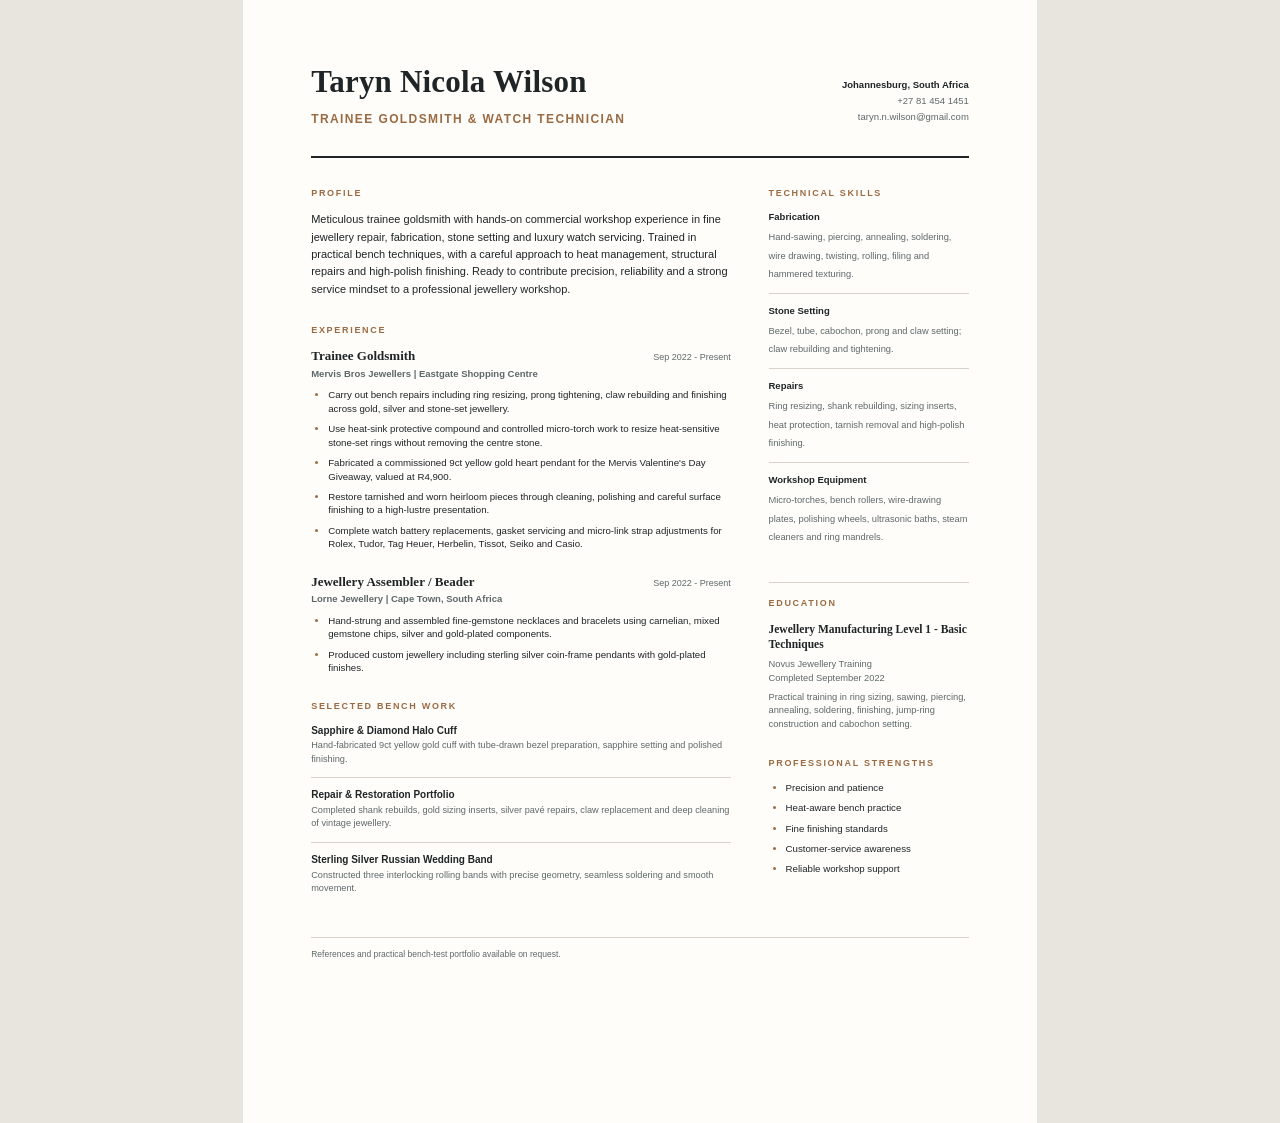
<file: taryn_wilson_resume.html>
<!doctype html>
<html lang="en">
<head>
  <meta charset="utf-8">
  <title>Taryn Nicola Wilson | Resume</title>
  <style>
    @page { size: A4; margin: 0; }
    :root { --ink: #1f2527; --muted: #5d6869; --accent: #9a6b43; --rule: #d8d2ca; --paper: #fffdfa; }
    * { box-sizing: border-box; }
    html, body { margin: 0; padding: 0; background: #e8e4de; color: var(--ink); font-family: Arial, Helvetica, sans-serif; }
    .page { width: 210mm; min-height: 297mm; margin: 0 auto; background: var(--paper); padding: 17mm 18mm 14mm; }
    header { border-bottom: 2px solid var(--ink); padding-bottom: 8mm; display: flex; justify-content: space-between; gap: 16mm; align-items: flex-end; }
    h1 { margin: 0; font: 700 31px Georgia, 'Times New Roman', serif; letter-spacing: .2px; }
    .role { margin: 3mm 0 0; color: var(--accent); font-size: 12px; font-weight: 700; letter-spacing: 1.4px; text-transform: uppercase; }
    .contact { text-align: right; color: var(--muted); font-size: 9.5px; line-height: 1.7; white-space: nowrap; }
    .contact strong { color: var(--ink); font-weight: 600; }
    main { display: grid; grid-template-columns: 1fr 53mm; gap: 10mm; padding-top: 8mm; }
    section { margin: 0 0 7mm; }
    .section-title { margin: 0 0 3.5mm; color: var(--accent); font-size: 9px; font-weight: 700; letter-spacing: 1.7px; text-transform: uppercase; }
    p { margin: 0; font-size: 10.2px; line-height: 1.55; }
    .summary { font-size: 11px; line-height: 1.58; }
    .job { margin-bottom: 6mm; }
    .job-heading { display: flex; justify-content: space-between; gap: 8mm; align-items: baseline; }
    .job-title { font: 700 13px Georgia, 'Times New Roman', serif; }
    .date { color: var(--muted); font-size: 9px; white-space: nowrap; }
    .company { margin: 1mm 0 2.5mm; color: var(--muted); font-size: 9.5px; font-weight: 700; }
    ul { margin: 0; padding-left: 4.5mm; }
    li { margin: 0 0 1.8mm; font-size: 9.7px; line-height: 1.4; }
    li::marker { color: var(--accent); }
    .skill-group { padding: 3mm 0; border-top: 1px solid var(--rule); }
    .skill-group:first-of-type { border-top: 0; padding-top: 0; }
    .skill-label { display: block; margin-bottom: 1mm; font-size: 9.5px; font-weight: 700; }
    .skill-copy { color: var(--muted); font-size: 9.3px; line-height: 1.45; }
    .education { border-top: 1px solid var(--rule); padding-top: 4mm; }
    .credential { font: 700 11.5px Georgia, 'Times New Roman', serif; line-height: 1.35; }
    .school { color: var(--muted); margin-top: 1.5mm; font-size: 9.3px; line-height: 1.45; }
    .project { padding: 3mm 0; border-top: 1px solid var(--rule); }
    .project:first-of-type { border-top: 0; padding-top: 0; }
    .project-name { font-size: 10px; font-weight: 700; }
    .project-copy { color: var(--muted); margin-top: 1mm; font-size: 9.2px; line-height: 1.43; }
    footer { border-top: 1px solid var(--rule); padding-top: 3mm; margin-top: 1mm; color: var(--muted); font-size: 8.5px; line-height: 1.4; }
    @media print { html, body { background: #fff; } .page { margin: 0; } }
  </style>
</head>
<body>
  <div class="page">
    <header>
      <div>
        <h1>Taryn Nicola Wilson</h1>
        <div class="role">Trainee Goldsmith &amp; Watch Technician</div>
      </div>
      <div class="contact">
        <strong>Johannesburg, South Africa</strong><br>
        +27 81 454 1451<br>
        taryn.n.wilson@gmail.com
      </div>
    </header>

    <main>
      <div>
        <section>
          <h2 class="section-title">Profile</h2>
          <p class="summary">Meticulous trainee goldsmith with hands-on commercial workshop experience in fine jewellery repair, fabrication, stone setting and luxury watch servicing. Trained in practical bench techniques, with a careful approach to heat management, structural repairs and high-polish finishing. Ready to contribute precision, reliability and a strong service mindset to a professional jewellery workshop.</p>
        </section>

        <section>
          <h2 class="section-title">Experience</h2>
          <article class="job">
            <div class="job-heading"><div class="job-title">Trainee Goldsmith</div><div class="date">Sep 2022 - Present</div></div>
            <div class="company">Mervis Bros Jewellers | Eastgate Shopping Centre</div>
            <ul>
              <li>Carry out bench repairs including ring resizing, prong tightening, claw rebuilding and finishing across gold, silver and stone-set jewellery.</li>
              <li>Use heat-sink protective compound and controlled micro-torch work to resize heat-sensitive stone-set rings without removing the centre stone.</li>
              <li>Fabricated a commissioned 9ct yellow gold heart pendant for the Mervis Valentine's Day Giveaway, valued at R4,900.</li>
              <li>Restore tarnished and worn heirloom pieces through cleaning, polishing and careful surface finishing to a high-lustre presentation.</li>
              <li>Complete watch battery replacements, gasket servicing and micro-link strap adjustments for Rolex, Tudor, Tag Heuer, Herbelin, Tissot, Seiko and Casio.</li>
            </ul>
          </article>
          <article class="job">
            <div class="job-heading"><div class="job-title">Jewellery Assembler / Beader</div><div class="date">Sep 2022 - Present</div></div>
            <div class="company">Lorne Jewellery | Cape Town, South Africa</div>
            <ul>
              <li>Hand-strung and assembled fine-gemstone necklaces and bracelets using carnelian, mixed gemstone chips, silver and gold-plated components.</li>
              <li>Produced custom jewellery including sterling silver coin-frame pendants with gold-plated finishes.</li>
            </ul>
          </article>
        </section>

        <section>
          <h2 class="section-title">Selected Bench Work</h2>
          <div class="project"><div class="project-name">Sapphire &amp; Diamond Halo Cuff</div><div class="project-copy">Hand-fabricated 9ct yellow gold cuff with tube-drawn bezel preparation, sapphire setting and polished finishing.</div></div>
          <div class="project"><div class="project-name">Repair &amp; Restoration Portfolio</div><div class="project-copy">Completed shank rebuilds, gold sizing inserts, silver pavé repairs, claw replacement and deep cleaning of vintage jewellery.</div></div>
          <div class="project"><div class="project-name">Sterling Silver Russian Wedding Band</div><div class="project-copy">Constructed three interlocking rolling bands with precise geometry, seamless soldering and smooth movement.</div></div>
        </section>
      </div>

      <aside>
        <section>
          <h2 class="section-title">Technical Skills</h2>
          <div class="skill-group"><span class="skill-label">Fabrication</span><span class="skill-copy">Hand-sawing, piercing, annealing, soldering, wire drawing, twisting, rolling, filing and hammered texturing.</span></div>
          <div class="skill-group"><span class="skill-label">Stone Setting</span><span class="skill-copy">Bezel, tube, cabochon, prong and claw setting; claw rebuilding and tightening.</span></div>
          <div class="skill-group"><span class="skill-label">Repairs</span><span class="skill-copy">Ring resizing, shank rebuilding, sizing inserts, heat protection, tarnish removal and high-polish finishing.</span></div>
          <div class="skill-group"><span class="skill-label">Workshop Equipment</span><span class="skill-copy">Micro-torches, bench rollers, wire-drawing plates, polishing wheels, ultrasonic baths, steam cleaners and ring mandrels.</span></div>
        </section>

        <section class="education">
          <h2 class="section-title">Education</h2>
          <div class="credential">Jewellery Manufacturing Level 1 - Basic Techniques</div>
          <div class="school">Novus Jewellery Training<br>Completed September 2022</div>
          <div class="school">Practical training in ring sizing, sawing, piercing, annealing, soldering, finishing, jump-ring construction and cabochon setting.</div>
        </section>

        <section>
          <h2 class="section-title">Professional Strengths</h2>
          <ul>
            <li>Precision and patience</li>
            <li>Heat-aware bench practice</li>
            <li>Fine finishing standards</li>
            <li>Customer-service awareness</li>
            <li>Reliable workshop support</li>
          </ul>
        </section>
      </aside>
    </main>
    <footer>References and practical bench-test portfolio available on request.</footer>
  </div>
</body>
</html>
</file>
